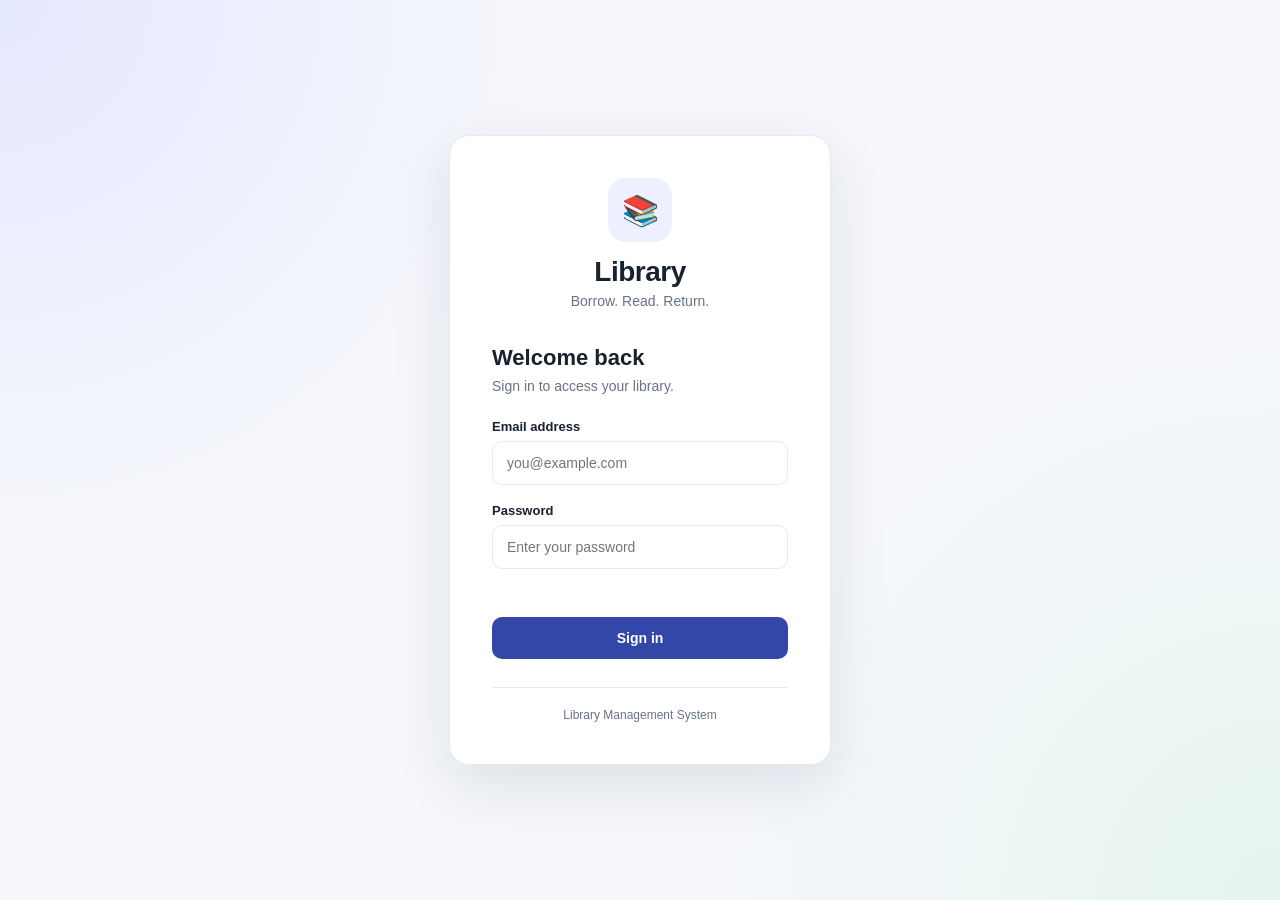
<file: src/main/webapp/index.html>
<!DOCTYPE html>
<html lang="en">
<head>
    <meta charset="UTF-8">
    <meta name="viewport" content="width=device-width, initial-scale=1.0">

    <title>Library — Sign In</title>

    <link rel="stylesheet" href="css/style.css">
</head>

<body class="login-page">

    <main class="login-container">

        <section class="login-card">

            <div class="brand">
                <div class="brand-icon">📚</div>
                <h1>Library</h1>
                <p>Borrow. Read. Return.</p>
            </div>

            <div class="login-header">
                <h2>Welcome back</h2>
                <p>Sign in to access your library.</p>
            </div>

            <form id="loginForm">

                <div class="form-group">
                    <label for="email">Email address</label>

                    <input
                        type="email"
                        id="email"
                        name="email"
                        placeholder="you@example.com"
                        required
                    >
                </div>

                <div class="form-group">
                    <label for="password">Password</label>

                    <input
                        type="password"
                        id="password"
                        name="password"
                        placeholder="Enter your password"
                        required
                    >
                </div>

                <div id="loginError" class="error-message"></div>

                <button
                    type="submit"
                    id="loginButton"
                    class="primary-button"
                >
                    Sign in
                </button>

            </form>

            <div class="login-footer">
                <span>Library Management System</span>
            </div>

        </section>

    </main>

    <script src="js/app.js"></script>

</body>
</html>
</file>
<file: src/main/webapp/css/style.css>
* {
    box-sizing: border-box;
    margin: 0;
    padding: 0;
}

:root {
    --background: #f5f7fb;
    --surface: #ffffff;
    --surface-soft: #f8f9fc;
    --text: #18212f;
    --text-soft: #687386;
    --border: #e6e9ef;
    --primary: #3347a8;
    --primary-dark: #273889;
    --success: #23845b;
    --danger: #c94a4a;
    --sidebar: #172033;
}

body {
    font-family:
        -apple-system,
        BlinkMacSystemFont,
        "Segoe UI",
        sans-serif;

    color: var(--text);
    background: var(--background);
}


/* ================================
   LOGIN
================================ */

.login-page {
    min-height: 100vh;

    display: flex;
    align-items: center;
    justify-content: center;

    background:
        radial-gradient(
            circle at top left,
            #e5e9ff 0,
            transparent 35%
        ),
        radial-gradient(
            circle at bottom right,
            #e5f4ef 0,
            transparent 35%
        ),
        var(--background);
}

.login-container {
    width: 100%;
    max-width: 430px;
    padding: 24px;
}

.login-card {
    background: var(--surface);

    border: 1px solid var(--border);
    border-radius: 20px;

    padding: 42px;

    box-shadow:
        0 20px 60px rgba(22, 32, 51, 0.10);
}

.brand {
    text-align: center;
    margin-bottom: 36px;
}

.brand-icon {
    width: 64px;
    height: 64px;

    display: flex;
    align-items: center;
    justify-content: center;

    margin: 0 auto 14px;

    border-radius: 18px;

    background: #eef0ff;

    font-size: 30px;
}

.brand h1 {
    font-size: 28px;
    letter-spacing: -0.5px;
}

.brand p {
    margin-top: 5px;
    color: var(--text-soft);
    font-size: 14px;
}

.login-header {
    margin-bottom: 25px;
}

.login-header h2 {
    font-size: 22px;
    margin-bottom: 7px;
}

.login-header p {
    color: var(--text-soft);
    font-size: 14px;
}

.form-group {
    margin-bottom: 18px;
}

.form-group label {
    display: block;

    margin-bottom: 7px;

    font-size: 13px;
    font-weight: 600;
}

.form-group input {
    width: 100%;

    border: 1px solid var(--border);
    border-radius: 10px;

    padding: 13px 14px;

    font-size: 14px;

    outline: none;

    transition:
        border-color 0.2s,
        box-shadow 0.2s;
}

.form-group input:focus {
    border-color: var(--primary);

    box-shadow:
        0 0 0 3px rgba(51, 71, 168, 0.10);
}

.primary-button {
    width: 100%;

    border: none;
    border-radius: 10px;

    padding: 13px;

    background: var(--primary);
    color: white;

    font-size: 14px;
    font-weight: 600;

    cursor: pointer;

    transition:
        background 0.2s,
        transform 0.1s;
}

.primary-button:hover {
    background: var(--primary-dark);
}

.primary-button:active {
    transform: translateY(1px);
}

.primary-button:disabled {
    opacity: 0.6;
    cursor: wait;
}

.error-message {
    min-height: 20px;

    margin-bottom: 10px;

    color: var(--danger);

    font-size: 13px;
}

.login-footer {
    margin-top: 28px;

    padding-top: 20px;

    border-top: 1px solid var(--border);

    text-align: center;

    color: var(--text-soft);

    font-size: 12px;
}


/* ================================
   DASHBOARD
================================ */

.dashboard-page {
    min-height: 100vh;
}

.app-layout {
    min-height: 100vh;

    display: flex;
}


/* Sidebar */

.sidebar {
    width: 245px;

    display: flex;
    flex-direction: column;

    background: var(--sidebar);

    color: white;

    padding: 26px 18px;
}

.sidebar-brand {
    display: flex;
    align-items: center;

    gap: 11px;

    padding: 0 12px;

    font-size: 20px;
    font-weight: 700;

    margin-bottom: 42px;
}

.brand-icon.small {
    width: 38px;
    height: 38px;

    margin: 0;

    border-radius: 11px;

    background: rgba(255,255,255,0.10);

    font-size: 19px;
}

.navigation {
    display: flex;
    flex-direction: column;

    gap: 5px;
}

.nav-item {
    display: flex;
    align-items: center;

    gap: 12px;

    padding: 12px 13px;

    border-radius: 9px;

    color: #aeb8ca;

    text-decoration: none;

    font-size: 14px;

    transition:
        background 0.2s,
        color 0.2s;
}

.nav-item:hover {
    background: rgba(255,255,255,0.06);
    color: white;
}

.nav-item.active {
    background: rgba(255,255,255,0.10);
    color: white;
}

.nav-icon {
    width: 22px;

    text-align: center;

    font-size: 16px;
}

.sidebar-bottom {
    margin-top: auto;
}

.logout-button {
    width: 100%;

    display: flex;
    align-items: center;

    gap: 12px;

    border: none;
    border-radius: 9px;

    padding: 12px 13px;

    background: transparent;

    color: #aeb8ca;

    font-size: 14px;

    cursor: pointer;

    text-align: left;
}

.logout-button:hover {
    background: rgba(255,255,255,0.06);
    color: white;
}


/* Main */

.main-content {
    flex: 1;

    min-width: 0;

    padding: 35px 45px;

    max-width: 1500px;
}


/* Topbar */

.topbar {
    display: flex;
    align-items: center;
    justify-content: space-between;

    margin-bottom: 30px;
}

.eyebrow,
.section-label,
.welcome-label {
    color: var(--primary);

    font-size: 10px;

    font-weight: 700;

    letter-spacing: 1.5px;

    margin-bottom: 6px;
}

.topbar h1 {
    font-size: 29px;
    letter-spacing: -0.6px;
}

.user-area {
    display: flex;
    align-items: center;

    gap: 11px;
}

.user-avatar {
    width: 42px;
    height: 42px;

    display: flex;
    align-items: center;
    justify-content: center;

    border-radius: 50%;

    background: #e9ecff;

    color: var(--primary);

    font-size: 14px;
    font-weight: 700;
}

.user-details {
    display: flex;
    flex-direction: column;

    gap: 2px;
}

.user-details strong {
    font-size: 13px;
}

.user-details span {
    color: var(--text-soft);
    font-size: 12px;
}


/* Welcome */

.welcome-card {
    display: flex;
    align-items: center;
    justify-content: space-between;

    background: var(--primary);

    color: white;

    border-radius: 16px;

    padding: 28px 32px;

    margin-bottom: 40px;

    overflow: hidden;
}

.welcome-label {
    color: rgba(255,255,255,0.65);
}

.welcome-card h2 {
    font-size: 23px;

    margin-bottom: 7px;

    letter-spacing: -0.4px;
}

.welcome-card p:last-child {
    color: rgba(255,255,255,0.75);

    font-size: 13px;
}

.welcome-icon {
    font-size: 60px;

    opacity: 0.25;

    padding-right: 25px;
}


/* Sections */

.content-section {
    margin-bottom: 45px;
}

.section-header {
    display: flex;
    align-items: center;
    justify-content: space-between;

    margin-bottom: 18px;
}

.section-header h2 {
    font-size: 20px;
}

.book-count {
    color: var(--text-soft);

    font-size: 13px;
}


/* Books */

.books-grid {
    display: grid;

    grid-template-columns:
        repeat(auto-fill, minmax(230px, 1fr));

    gap: 18px;
}

.book-card {
    background: var(--surface);

    border: 1px solid var(--border);

    border-radius: 14px;

    padding: 20px;

    transition:
        transform 0.2s,
        box-shadow 0.2s;
}

.book-card:hover {
    transform: translateY(-2px);

    box-shadow:
        0 10px 30px rgba(22,32,51,0.08);
}

.book-cover {
    height: 130px;

    display: flex;
    align-items: center;
    justify-content: center;

    border-radius: 10px;

    background: var(--surface-soft);

    font-size: 48px;

    margin-bottom: 17px;
}

.book-title {
    font-size: 15px;

    font-weight: 700;

    line-height: 1.35;

    margin-bottom: 5px;
}

.book-author {
    color: var(--text-soft);

    font-size: 12px;

    margin-bottom: 16px;
}

.book-footer {
    display: flex;
    align-items: center;
    justify-content: space-between;

    gap: 10px;
}

.status {
    display: inline-flex;

    align-items: center;

    padding: 5px 8px;

    border-radius: 6px;

    font-size: 10px;

    font-weight: 700;
}

.status.available {
    background: #e9f7f0;
    color: var(--success);
}

.status.borrowed {
    background: #f9eeee;
    color: var(--danger);
}

.book-action {
    border: none;

    border-radius: 7px;

    padding: 8px 11px;

    background: var(--primary);

    color: white;

    font-size: 11px;

    font-weight: 600;

    cursor: pointer;
}

.book-action:hover {
    background: var(--primary-dark);
}

.book-action:disabled {
    opacity: 0.5;
    cursor: default;
}


/* Loans */

.loans-container {
    display: flex;
    flex-direction: column;

    gap: 10px;
}

.loan-card {
    display: flex;
    align-items: center;
    justify-content: space-between;

    background: var(--surface);

    border: 1px solid var(--border);

    border-radius: 12px;

    padding: 17px 20px;
}

.loan-info {
    display: flex;
    align-items: center;

    gap: 14px;
}

.loan-icon {
    width: 42px;
    height: 42px;

    display: flex;
    align-items: center;
    justify-content: center;

    border-radius: 9px;

    background: var(--surface-soft);

    font-size: 20px;
}

.loan-title {
    font-size: 14px;
    font-weight: 700;
}

.loan-details {
    color: var(--text-soft);

    font-size: 11px;

    margin-top: 3px;
}

.return-button {
    border: 1px solid var(--border);

    border-radius: 7px;

    padding: 8px 12px;

    background: white;

    color: var(--text);

    font-size: 11px;

    font-weight: 600;

    cursor: pointer;
}

.return-button:hover {
    background: var(--surface-soft);
}


/* Loading */

.loading {
    width: 100%;

    padding: 40px;

    text-align: center;

    color: var(--text-soft);

    font-size: 13px;
}


/* Empty */

.empty-state {
    padding: 35px;

    background: var(--surface);

    border: 1px dashed var(--border);

    border-radius: 12px;

    text-align: center;

    color: var(--text-soft);

    font-size: 13px;
}


/* Notification */

.notification {
    position: fixed;

    right: 25px;
    bottom: 25px;

    max-width: 350px;

    padding: 13px 17px;

    border-radius: 9px;

    background: var(--sidebar);

    color: white;

    font-size: 13px;

    box-shadow:
        0 10px 30px rgba(0,0,0,0.15);

    transform: translateY(20px);

    opacity: 0;

    pointer-events: none;

    transition:
        opacity 0.25s,
        transform 0.25s;
}

.notification.show {
    opacity: 1;

    transform: translateY(0);
}


/* Mobile */

@media (max-width: 800px) {

    .sidebar {
        width: 70px;

        padding: 20px 10px;
    }

    .sidebar-brand span,
    .nav-item span:last-child,
    .logout-button {
        display: none;
    }

    .sidebar-brand {
        justify-content: center;

        padding: 0;
    }

    .nav-item {
        justify-content: center;
    }

    .main-content {
        padding: 25px 20px;
    }

    .user-details {
        display: none;
    }

    .welcome-card {
        padding: 24px;
    }

    .welcome-icon {
        display: none;
    }
}

@media (max-width: 550px) {

    .login-card {
        padding: 30px 24px;
    }

    .topbar {
        align-items: flex-start;
    }

    .topbar h1 {
        font-size: 24px;
    }

    .books-grid {
        grid-template-columns: 1fr;
    }
}

/* ==========================================
   Book Search
   ========================================== */

.book-search {
    margin-bottom: 20px;
}

.book-search input {
    width: 100%;
    box-sizing: border-box;
    padding: 12px 16px;
    border: 1px solid #ddd;
    border-radius: 8px;
    font-size: 14px;
    outline: none;
}

.book-search input:focus {
    border-color: #999;
}
</file>
